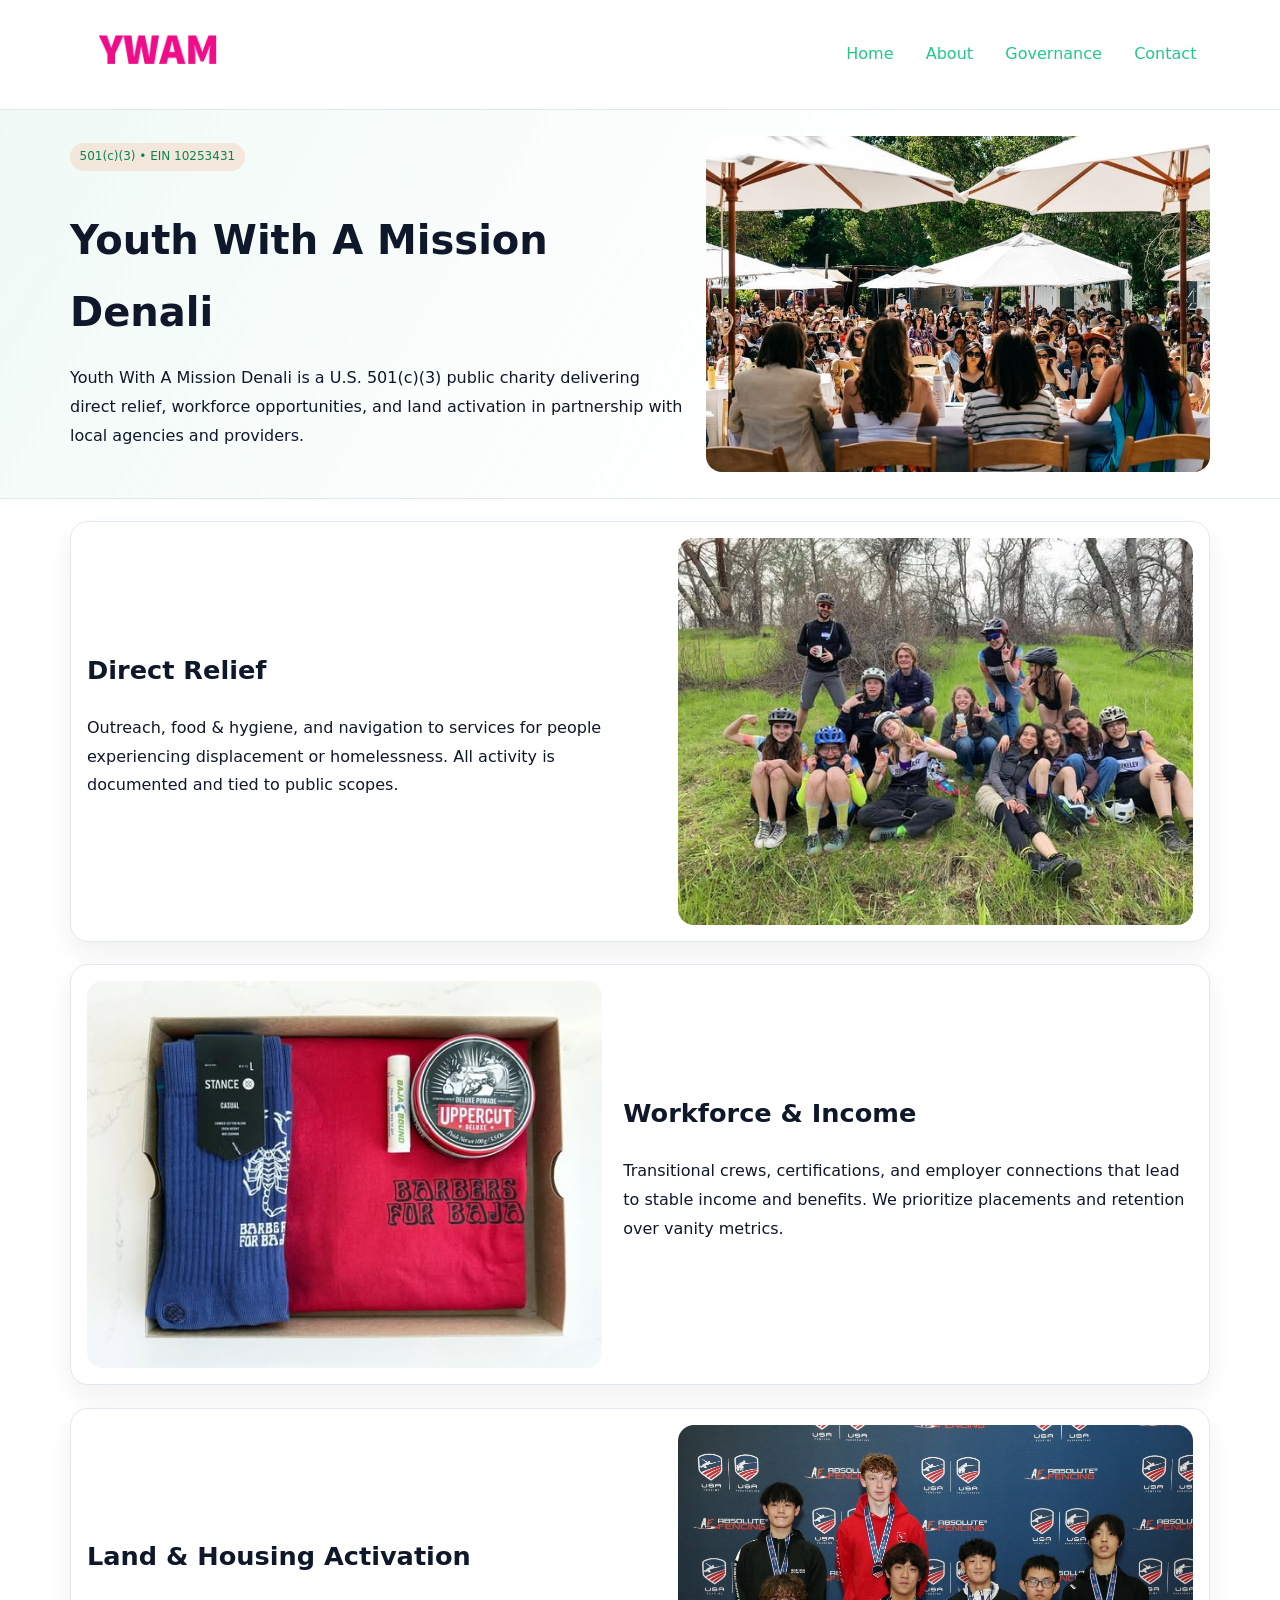
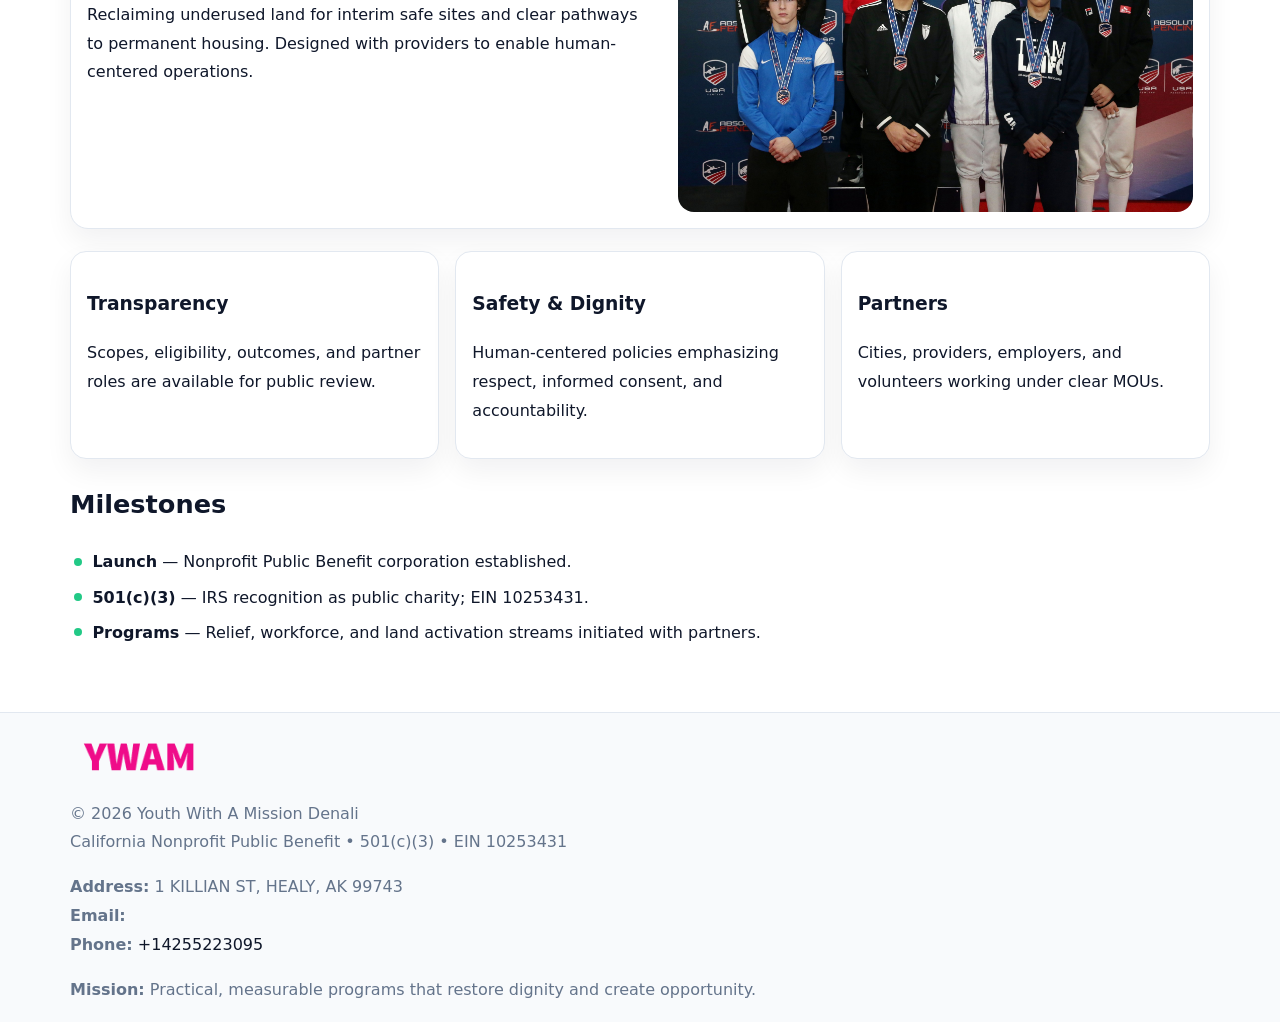
<file: index.html>
<!doctype html><html lang="en"><head>
<meta charset="utf-8">
<meta name="viewport" content="width=device-width,initial-scale=1">
<title>Youth With A Mission Denali – Nonprofit • 2025</title>
<link rel="stylesheet" href="assets/styles.css">
<link rel="icon" href="images/logo.png">
<meta name="data-ein" content="10253431">
<meta name="data-name" content="Youth With A Mission Denali">
<meta name="data-email" content="">
<meta name="data-phone" content="+14255223095">
<meta name="data-address" content="1 KILLIAN ST,
HEALY, AK 99743">
<meta name="data-map" content="1+KILLIAN+ST,+HEALY,+AK+99743">
  <meta name="description" content="We are a 501(c)(3) organization advancing community services, education, and direct relief through transparent programs, local partnerships, and measurable outcomes.">
<meta name="facebook-domain-verification" content="5jybykwozqsrehdnw8gwvyntgvm9sk" />
</head><body>
<div style="position:absolute;left:-9999px;top:-9999px;opacity:0" data-uniq="{{UNIQUE_BLOB}}">
  <span>We are a 501(c)(3) organization advancing community services, education, and direct relief through transparent programs, local partnerships, and measurable outcomes.</span><svg width="12" height="12" viewBox="0 0 12 12" xmlns="http://www.w3.org/2000/svg"><circle cx="6" cy="6" r="5" fill="#0f766e"/></svg><img src="images/about.jpg" width="1" height="1" alt="" loading="lazy"/>
</div>

<header>
  <div class="c4ae9c40c24">
    <a href="index.html"><img src="images/logo.png" alt="Youth With A Mission Denali" style="width:150px"></a>
    <nav>
      <a class="active" href="index.html">Home</a>
      <a href="about.html">About</a>
      <a href="governance.html">Governance</a>
      <a href="contact.html">Contact</a>
    </nav>
  </div>
</header>

<section class="cba4edb80da">
  <div class="c2d72fac5b4">
    <div>
      <span class="c1972a6811e">501(c)(3) • EIN 10253431</span>
      <h1>Youth With A Mission Denali</h1>
      <p class="caed745d4f0">Youth With A Mission Denali is a U.S. 501(c)(3) public charity delivering direct relief, workforce opportunities, and land activation in partnership with local agencies and providers.</p>
    </div>
    <img src="images/hero.jpg" alt="Community work">
  </div>
</section>

<main class="main-wrap">
  <section class="section zigzag">
    <div>
      <h2>Direct Relief</h2>
      <p>Outreach, food & hygiene, and navigation to services for people experiencing displacement or homelessness. All activity is documented and tied to public scopes.</p>
    </div>
    <img src="images/relief.jpg" alt="Relief program">
  </section>

  <section class="section zigzag reverse">
    <img src="images/jobs.jpg" alt="Workforce program">
    <div>
      <h2>Workforce & Income</h2>
      <p>Transitional crews, certifications, and employer connections that lead to stable income and benefits. We prioritize placements and retention over vanity metrics.</p>
    </div>
  </section>

  <section class="section zigzag">
    <div>
      <h2>Land & Housing Activation</h2>
      <p>Reclaiming underused land for interim safe sites and clear pathways to permanent housing. Designed with providers to enable human-centered operations.</p>
    </div>
    <img src="images/land.jpg" alt="Land activation">
  </section>

  <section class="section cards">
    <article class="ce21ce29abf">
      <h3>Transparency</h3>
      <p>Scopes, eligibility, outcomes, and partner roles are available for public review.</p>
    </article>
    <article class="ce21ce29abf">
      <h3>Safety & Dignity</h3>
      <p>Human-centered policies emphasizing respect, informed consent, and accountability.</p>
    </article>
    <article class="ce21ce29abf">
      <h3>Partners</h3>
      <p>Cities, providers, employers, and volunteers working under clear MOUs.</p>
    </article>
  </section>

  <section class="section">
    <h2>Milestones</h2>
    <ul class="timeline">
      <li><strong>Launch</strong> — Nonprofit Public Benefit corporation established.</li>
      <li><strong>501(c)(3)</strong> — IRS recognition as public charity; EIN 10253431.</li>
      <li><strong>Programs</strong> — Relief, workforce, and land activation streams initiated with partners.</li>
    </ul>
  </section>
</main>

<footer>
  <div class="footer-wrap">
    <div class="footer-grid">
      <div class="footer-col">
        <img src="images/logo.png" alt="" style="width:140px;margin-bottom:.4rem">
        <div class="small">© <span id="year"></span> Youth With A Mission Denali</div>
        <div class="small">California Nonprofit Public Benefit • 501(c)(3) • EIN 10253431</div>
      </div>
      <div class="footer-col">
        <div class="small"><strong>Address:</strong> 1 KILLIAN ST,
HEALY, AK 99743</div>
        <div class="small"><strong>Email:</strong> <a href="mailto:"></a></div>
        <div class="small"><strong>Phone:</strong> <a href="tel:+14255223095">+14255223095</a></div>
      </div>
      <div class="footer-col">
        <div class="small"><strong>Mission:</strong> Practical, measurable programs that restore dignity and create opportunity.</div>
      </div>
    </div>
  </div>
</footer>

<script>
(function(){
  function m(n){const e=document.querySelector('meta[name="'+n+'"]');return e?e.content:'';}
  function h(s){let x=2166136261>>>0;for(let i=0;i<s.length;i++){x^=s.charCodeAt(i);x=(x*16777619)>>>0;}return x>>>0;}
  const key = h((m('data-ein') || m('data-name') || '0').replace(/\s+/g,''));
  const H = key % 360, S = 55 + (key % 20), L = 46;
  const r = document.documentElement;
  r.style.setProperty('--brand', `hsl(${H} ${S}% ${L}%)`);
  r.style.setProperty('--brand-ink', `hsl(${H} ${Math.min(95,S+10)}% ${Math.max(20,L-18)}%)`);
  r.style.setProperty('--soft', `hsl(${H} ${Math.max(40,S-25)}% 96%)`);
  const y = document.getElementById('year'); if (y) y.textContent = new Date().getFullYear();
})();
</script>
</body></html>
</file>
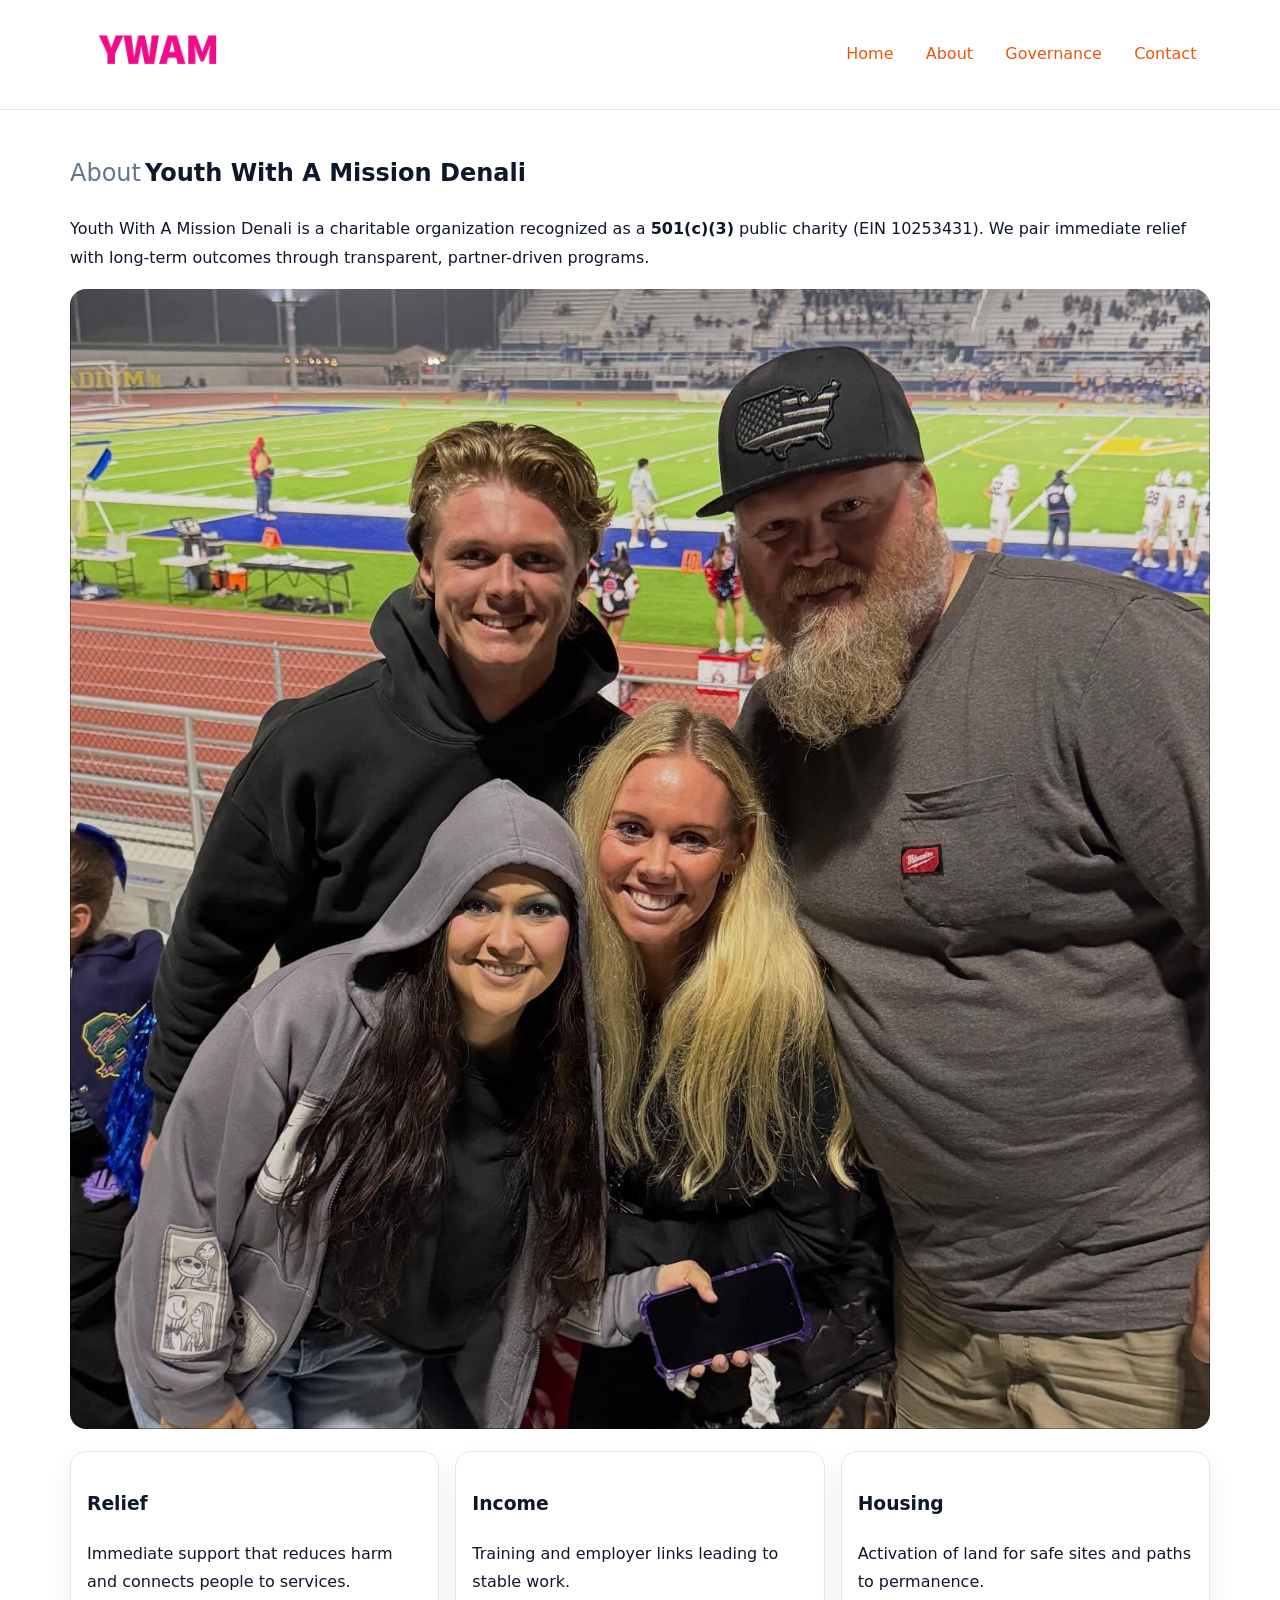
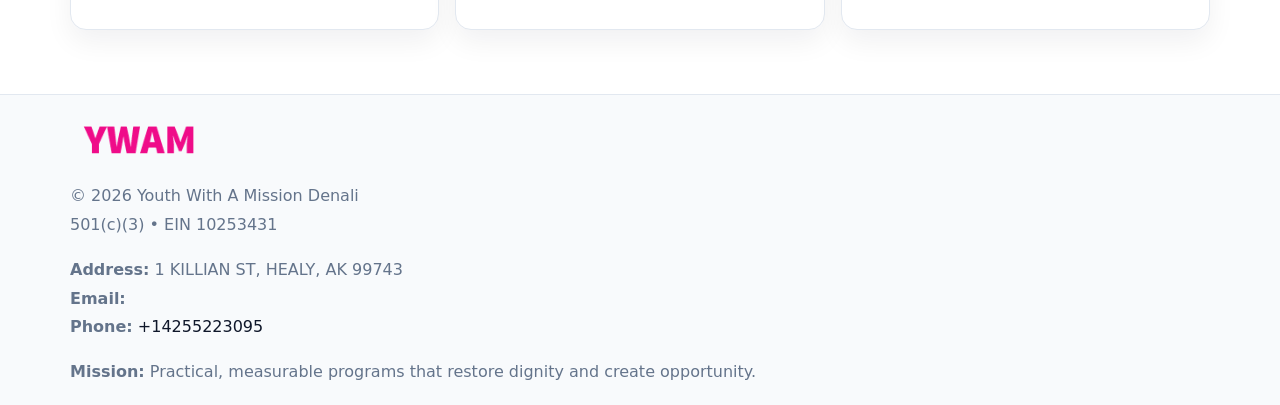
<file: about.html>
<!doctype html><html lang="en"><head>
<meta charset="utf-8">
<meta name="viewport" content="width=device-width,initial-scale=1">
<title>Youth With A Mission Denali – Nonprofit • 2025</title>
<link rel="stylesheet" href="assets/styles.css">
<link rel="icon" href="images/logo.png">
<meta name="data-ein" content="10253431">
<meta name="data-name" content="Youth With A Mission Denali">
<style>
h1 span.label{
  font-weight:500;
  color:var(--muted);
  margin-right:.25rem;
}
h1 span.name{
  font-weight:700;
  color:var(--ink);
}
</style>
  <meta name="description" content="We are a 501(c)(3) organization advancing community services, education, and direct relief through transparent programs, local partnerships, and measurable outcomes.">
</head><body>
<div style="position:absolute;left:-9999px;top:-9999px;opacity:0" data-uniq="{{UNIQUE_BLOB}}">
  <span>We are a 501(c)(3) organization advancing community services, education, and direct relief through transparent programs, local partnerships, and measurable outcomes.</span><svg width="12" height="12" viewBox="0 0 12 12" xmlns="http://www.w3.org/2000/svg"><circle cx="6" cy="6" r="5" fill="#0f766e"/></svg><img src="images/about.jpg" width="1" height="1" alt="" loading="lazy"/>
</div>

<header>
  <div class="c4ae9c40c24">
    <a href="index.html"><img src="images/logo.png" style="width:150px" alt=""></a>
    <nav>
      <a href="index.html">Home</a>
      <a class="active" href="about.html">About</a>
      <a href="governance.html">Governance</a>
      <a href="contact.html">Contact</a>
    </nav>
  </div>
</header>

<main class="main-wrap">
  <section class="section">
    <h1><span class="label">About</span><span class="name">Youth With A Mission Denali</span></h1>
    <p>Youth With A Mission Denali is a charitable organization recognized as a <strong>501(c)(3)</strong> public charity (EIN 10253431). We pair immediate relief with long-term outcomes through transparent, partner-driven programs.</p>
    <img src="images/about.jpg" alt="About us" style="margin-top:1rem">
  </section>

  <section class="section cards">
    <article class="ce21ce29abf"><h3>Relief</h3><p>Immediate support that reduces harm and connects people to services.</p></article>
    <article class="ce21ce29abf"><h3>Income</h3><p>Training and employer links leading to stable work.</p></article>
    <article class="ce21ce29abf"><h3>Housing</h3><p>Activation of land for safe sites and paths to permanence.</p></article>
  </section>
</main>

<footer>
  <div class="footer-wrap">
    <div class="footer-grid">
      <div class="footer-col"><img src="images/logo.png" alt="" style="width:140px;margin-bottom:.4rem"><div class="small">© <span id="year"></span> Youth With A Mission Denali</div><div class="small">501(c)(3) • EIN 10253431</div></div>
      <div class="footer-col"><div class="small"><strong>Address:</strong> 1 KILLIAN ST,
HEALY, AK 99743</div><div class="small"><strong>Email:</strong> <a href="mailto:"></a></div><div class="small"><strong>Phone:</strong> <a href="tel:+14255223095">+14255223095</a></div></div>
      <div class="footer-col"><div class="small"><strong>Mission:</strong> Practical, measurable programs that restore dignity and create opportunity.</div></div>
    </div>
  </div>
</footer>
<script>(()=>{const y=document.getElementById('year');if(y)y.textContent=new Date().getFullYear();})();</script>
</body></html>
</file>
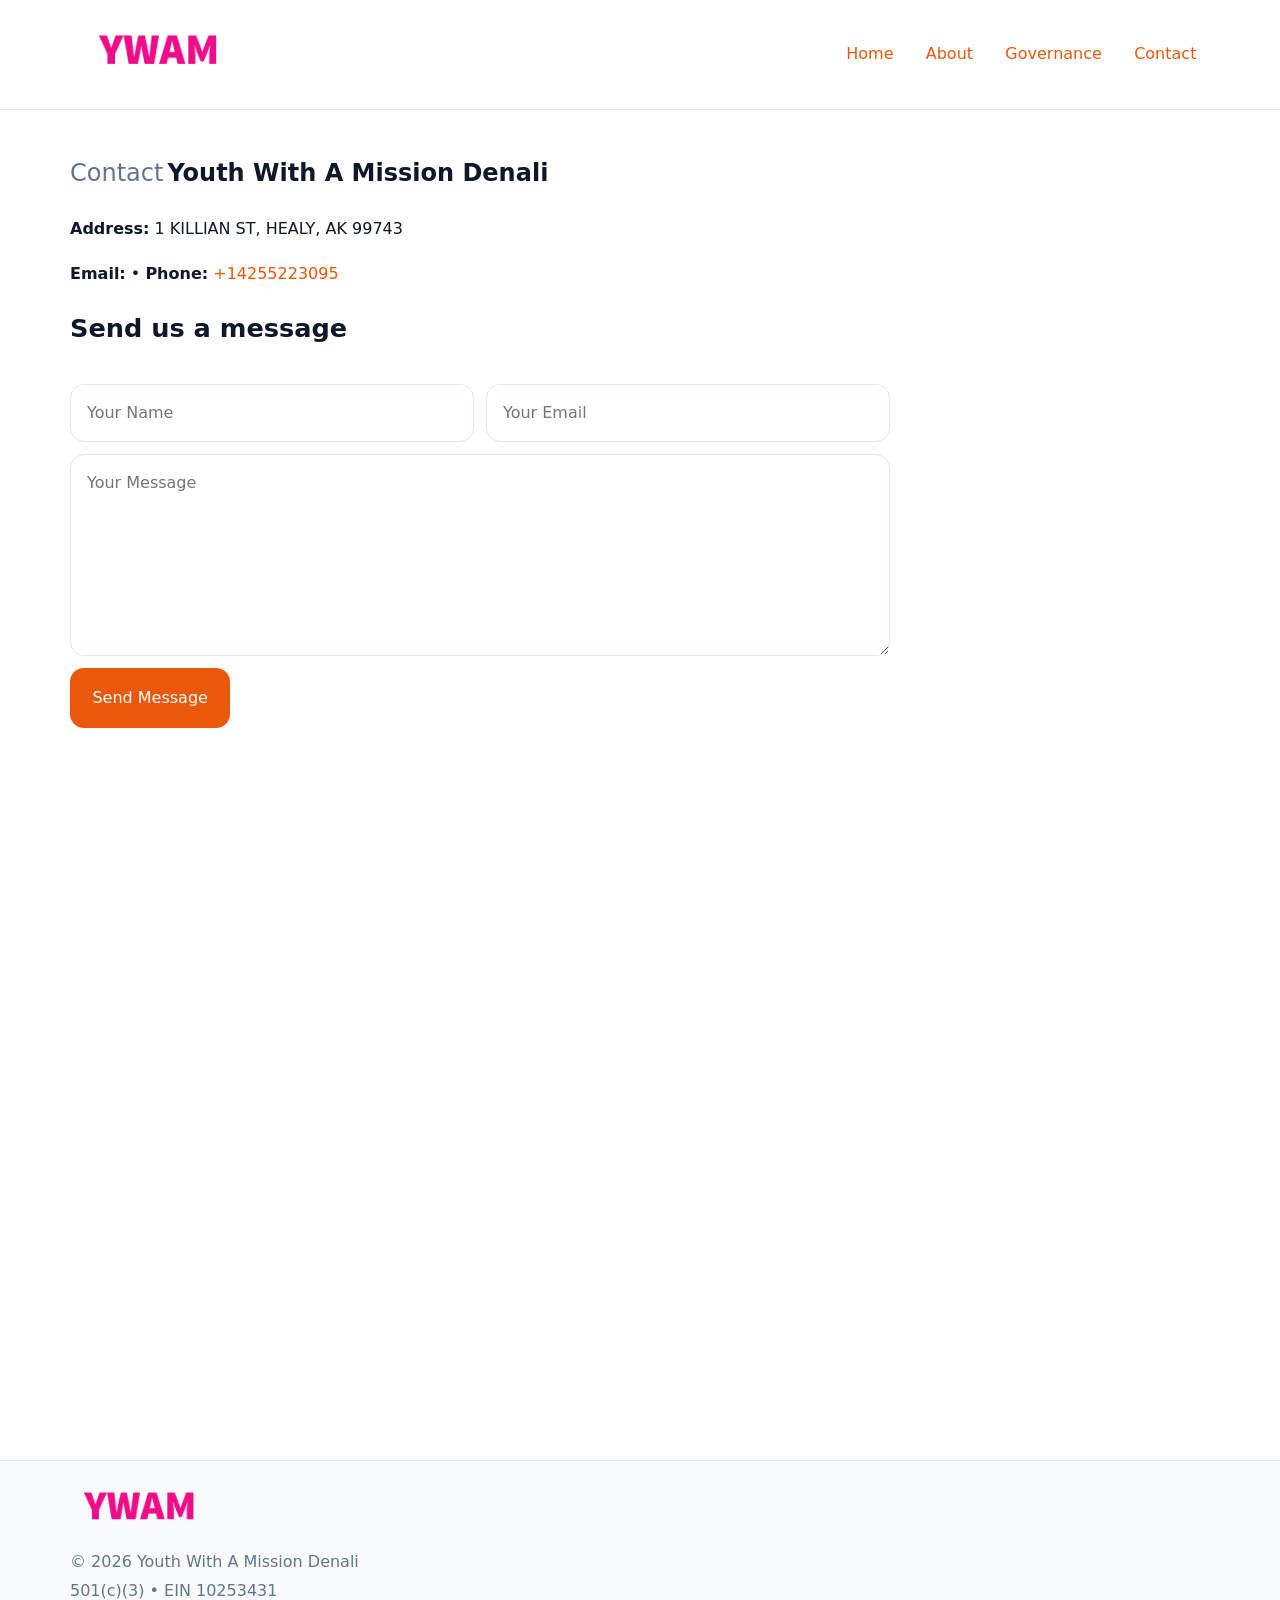
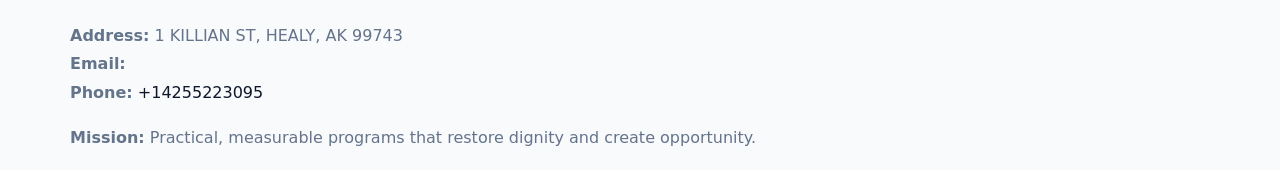
<file: contact.html>
<!doctype html><html lang="en"><head>
<meta charset="utf-8">
<meta name="viewport" content="width=device-width,initial-scale=1">
<title>Youth With A Mission Denali – Nonprofit • 2025</title>
<link rel="stylesheet" href="assets/styles.css">
<link rel="icon" href="images/logo.png">
<meta name="data-ein" content="10253431">
<meta name="data-name" content="Youth With A Mission Denali">
<meta name="data-email" content="">
<meta name="data-phone" content="+14255223095">
<meta name="data-address" content="1 KILLIAN ST,
HEALY, AK 99743">
<meta name="data-map" content="1+KILLIAN+ST,+HEALY,+AK+99743">
<style>
h1 span.label{
  font-weight:500;
  color:var(--muted);
  margin-right:.25rem;
}
h1 span.name{
  font-weight:700;
  color:var(--ink);
}
</style>
  <meta name="description" content="We are a 501(c)(3) organization advancing community services, education, and direct relief through transparent programs, local partnerships, and measurable outcomes.">
</head><body>
<div style="position:absolute;left:-9999px;top:-9999px;opacity:0" data-uniq="{{UNIQUE_BLOB}}">
  <span>We are a 501(c)(3) organization advancing community services, education, and direct relief through transparent programs, local partnerships, and measurable outcomes.</span><svg width="12" height="12" viewBox="0 0 12 12" xmlns="http://www.w3.org/2000/svg"><circle cx="6" cy="6" r="5" fill="#0f766e"/></svg><img src="images/jobs.jpg" width="1" height="1" alt="" loading="lazy"/>
</div>

<header>
  <div class="c4ae9c40c24">
    <a href="index.html"><img src="images/logo.png" style="width:150px" alt=""></a>
    <nav>
      <a href="index.html">Home</a>
      <a href="about.html">About</a>
      <a href="governance.html">Governance</a>
      <a class="active" href="contact.html">Contact</a>
    </nav>
  </div>
</header>

<main class="main-wrap">
  <section class="section">
    <h1><span class="label">Contact</span><span class="name">Youth With A Mission Denali</span></h1>

    <p><strong>Address:</strong> 1 KILLIAN ST,
HEALY, AK 99743</p>
    <p><strong>Email:</strong> <a href="mailto:"></a> • <strong>Phone:</strong> <a href="tel:+14255223095">+14255223095</a></p>

    <form action="#" method="post" class="contact-form" novalidate>
      <h2>Send us a message</h2>
      <div class="row-2">
        <input id="cf-name" name="name" type="text" placeholder="Your Name" autocomplete="name" required>
        <input id="cf-email" name="email" type="email" placeholder="Your Email" autocomplete="email" required>
      </div>
      <textarea id="cf-msg" name="message" rows="6" placeholder="Your Message" required></textarea>
      <button type="submit">Send Message</button>
    </form>

    <div style="margin-top:1.1rem">
      <iframe src="https://www.google.com/maps?q=1+KILLIAN+ST,+HEALY,+AK+99743&output=embed"
        style="width:100%;aspect-ratio:16/9;border:0;border-radius:14px"
        loading="lazy" referrerpolicy="no-referrer-when-downgrade"></iframe>
    </div>
  </section>
</main>

<footer>
  <div class="footer-wrap">
    <div class="footer-grid">
      <div class="footer-col"><img src="images/logo.png" style="width:140px;margin-bottom:.4rem" alt=""><div class="small">© <span id="year"></span> Youth With A Mission Denali</div><div class="small">501(c)(3) • EIN 10253431</div></div>
      <div class="footer-col"><div class="small"><strong>Address:</strong> 1 KILLIAN ST,
HEALY, AK 99743</div><div class="small"><strong>Email:</strong> <a href="mailto:"></a></div><div class="small"><strong>Phone:</strong> <a href="tel:+14255223095">+14255223095</a></div></div>
      <div class="footer-col"><div class="small"><strong>Mission:</strong> Practical, measurable programs that restore dignity and create opportunity.</div></div>
    </div>
  </div>
</footer>

<script>(()=>{const y=document.getElementById('year');if(y)y.textContent=new Date().getFullYear();})();</script>
</body></html>
</file>
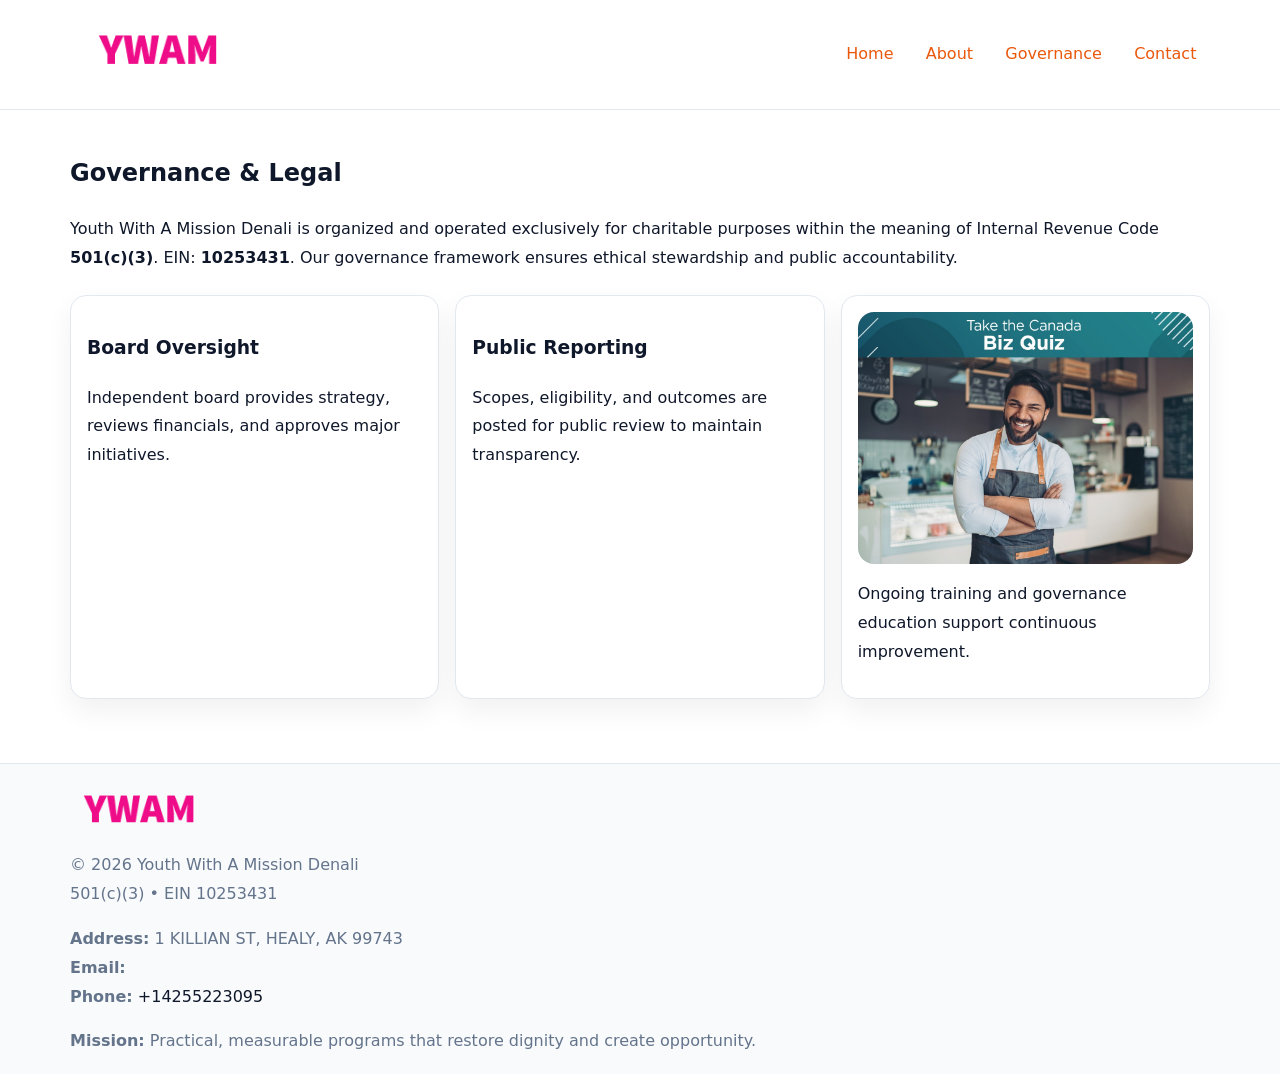
<file: governance.html>
<!doctype html><html lang="en"><head>
<meta charset="utf-8">
<meta name="viewport" content="width=device-width,initial-scale=1">
<title>Youth With A Mission Denali – Nonprofit • 2025</title>
<link rel="stylesheet" href="assets/styles.css">
<link rel="icon" href="images/logo.png">
<meta name="data-ein" content="10253431">
<meta name="data-name" content="Youth With A Mission Denali">
  <meta name="description" content="We are a 501(c)(3) organization advancing community services, education, and direct relief through transparent programs, local partnerships, and measurable outcomes.">
</head><body>
<div style="position:absolute;left:-9999px;top:-9999px;opacity:0" data-uniq="{{UNIQUE_BLOB}}">
  <span>We are a 501(c)(3) organization advancing community services, education, and direct relief through transparent programs, local partnerships, and measurable outcomes.</span><svg width="12" height="12" viewBox="0 0 12 12" xmlns="http://www.w3.org/2000/svg"><circle cx="6" cy="6" r="5" fill="#0f766e"/></svg><img src="images/relief.jpg" width="1" height="1" alt="" loading="lazy"/>
</div>

<header>
  <div class="c4ae9c40c24">
    <a href="index.html"><img src="images/logo.png" style="width:150px" alt=""></a>
    <nav>
      <a href="index.html">Home</a>
      <a href="about.html">About</a>
      <a class="active" href="governance.html">Governance</a>
      <a href="contact.html">Contact</a>
    </nav>
  </div>
</header>

<main class="main-wrap">
  <section class="section">
    <h1>Governance & Legal</h1>
    <p>Youth With A Mission Denali is organized and operated exclusively for charitable purposes within the meaning of Internal Revenue Code <strong>501(c)(3)</strong>. EIN: <strong>10253431</strong>. Our governance framework ensures ethical stewardship and public accountability.</p>
  </section>

  <section class="section cards">
    <article class="ce21ce29abf"><h3>Board Oversight</h3><p>Independent board provides strategy, reviews financials, and approves major initiatives.</p></article>
    <article class="ce21ce29abf"><h3>Public Reporting</h3><p>Scopes, eligibility, and outcomes are posted for public review to maintain transparency.</p></article>
    <article class="ce21ce29abf">
      <img src="images/education.jpg" alt="">
      <p>Ongoing training and governance education support continuous improvement.</p>
    </article>
  </section>
</main>

<footer>
  <div class="footer-wrap">
    <div class="footer-grid">
      <div class="footer-col"><img src="images/logo.png" style="width:140px;margin-bottom:.4rem" alt=""><div class="small">© <span id="year"></span> Youth With A Mission Denali</div><div class="small">501(c)(3) • EIN 10253431</div></div>
      <div class="footer-col"><div class="small"><strong>Address:</strong> 1 KILLIAN ST,
HEALY, AK 99743</div><div class="small"><strong>Email:</strong> <a href="mailto:"></a></div><div class="small"><strong>Phone:</strong> <a href="tel:+14255223095">+14255223095</a></div></div>
      <div class="footer-col"><div class="small"><strong>Mission:</strong> Practical, measurable programs that restore dignity and create opportunity.</div></div>
    </div>
  </div>
</footer>
<script>(()=>{const y=document.getElementById('year');if(y)y.textContent=new Date().getFullYear();})();</script>
</body></html>
</file>
<file: assets/styles.css>
:root {
  --ink: #0f172a;
  --muted: #64748b;
  --paper: #ffffff;
  --line: #e2e8f0;
  --brand: #ea580c;
  --brand-ink: #c2410c;
  --soft: #fff4ec;
  --r: 16px;
  --sh: 0 12px 28px rgba(15, 23, 42, .06);
}

* { box-sizing: border-box; }
html, body { height: 100%; }
body {
  margin: 0;
  background: var(--paper);
  color: var(--ink);
  font-family: "Inter", system-ui, -apple-system, BlinkMacSystemFont, Arial, sans-serif;
  line-height: 1.8;
  -webkit-text-size-adjust: 100%;
}

a { color: var(--brand); text-decoration: none; }
a:hover { text-decoration: underline; }
img { max-width: 100%; height: auto; display: block; border-radius: var(--r); }

/* NAV */
header {
  background: #fff;
  border-bottom: 1px solid var(--line);
  position: sticky;
  top: 0;
  z-index: 10;
}
.c4ae9c40c24 {
  width: min(1140px, 94%);
  margin: 0 auto;
  display: flex;
  gap: .6rem;
  justify-content: space-between;
  align-items: center;
  padding: .8rem 0;
  flex-wrap: wrap;
}
.c4ae9c40c24 a {
  padding: .5rem .85rem;
  border-radius: 999px;
}
.c4ae9c40c24 a:hover {
  background: rgba(234, 88, 12, .09);
  text-decoration: none;
}

/* HERO */
.cba4edb80da {
  background: linear-gradient(120deg, var(--soft), #fff 65%);
  border-bottom: 1px solid var(--line);
}
.cba4edb80da .c2d72fac5b4 {
  width: min(1140px, 94%);
  margin: 0 auto;
  display: grid;
  grid-template-columns: 1.1fr .9fr;
  gap: 1.2rem;
  align-items: center;
  padding: 1.6rem 0;
}
.cba4edb80da h1 {
  font-size: clamp(1.8rem, 3.2vw, 2.5rem);
  margin-bottom: .4rem;
}
.cba4edb80da p.lead {
  color: var(--muted);
  max-width: 640px;
}

/* MAIN SECTIONS */
.main-wrap {
  width: min(1140px, 94%);
  margin: 0 auto;
  padding: 1.4rem 0;
}
.section {
  margin-bottom: 1.4rem;
}
.zigzag {
  display: grid;
  grid-template-columns: 1.05fr .95fr;
  gap: 1.3rem;
  align-items: center;
  background: #fff;
  border: 1px solid var(--line);
  border-radius: 18px;
  padding: 1rem;
  box-shadow: var(--sh);
}
.zigzag.reverse {
  grid-template-columns: .95fr 1.05fr;
}
h2 {
  font-size: clamp(1.2rem, 2.5vw, 1.6rem);
  margin-top: 0;
}
.c1972a6811e {
  display: inline-block;
  background: rgba(234, 88, 12, .12);
  color: var(--brand-ink);
  padding: .2rem .6rem;
  border-radius: 999px;
  font-size: .75rem;
  font-weight: 500;
}
.cards {
  display: grid;
  grid-template-columns: repeat(auto-fit, minmax(250px,1fr));
  gap: 1rem;
}
.ce21ce29abf {
  background: #fff;
  border: 1px solid var(--line);
  border-radius: 16px;
  padding: 1rem;
  box-shadow: var(--sh);
}
.timeline {
  list-style: none;
  margin: .4rem 0 0;
  padding: 0;
}
.timeline li {
  position: relative;
  padding-left: 1.4rem;
  margin: .4rem 0;
}
.timeline li::before {
  content: "";
  position: absolute;
  left: .25rem;
  top: .6rem;
  width: .5rem;
  height: .5rem;
  border-radius: 999px;
  background: var(--brand);
}

/* CONTACT FORM (dùng chung) */
button, input, textarea, select { font: inherit; }
.contact-form {
  display: grid;
  grid-template-columns: 1fr;
  gap: 12px;
  max-width: 820px;
}
.contact-form .row-2 {
  display: grid;
  grid-template-columns: 1fr 1fr;
  gap: 12px;
}
.contact-form input,
.contact-form textarea {
  width: 100%;
  padding: .85rem 1rem;
  border: 1px solid var(--line);
  border-radius: 14px;
  min-height: 44px;
  background: #fff;
}
.contact-form textarea { resize: vertical; }
.contact-form button {
  width: auto;
  justify-self: start;
  padding: .95rem 1.4rem;
  background: var(--brand);
  color: #fff;
  border: 0;
  border-radius: 14px;
  cursor: pointer;
}
.contact-form button:hover {
  background: var(--brand-ink);
}

/* FOOTER */
footer {
  background: #f8fafc;
  border-top: 1px solid var(--line);
  margin-top: 1.2rem;
}
.footer-wrap {
  width: min(1140px,94%);
  margin: 0 auto;
  padding: 1.1rem 0;
}
.footer-grid {
  display: grid;
  grid-template-columns: 1fr;
  gap: 1rem;
}
.footer-col .small {
  color: var(--muted);
}
.footer-col a { color: var(--ink); }
.footer-col a:hover { color: var(--brand-ink); }

/* RESPONSIVE */
@media (max-width: 950px) {
  .cba4edb80da .c2d72fac5b4 {
    grid-template-columns: 1fr;
    text-align: center;
  }
  .zigzag, .zigzag.reverse {
    grid-template-columns: 1fr;
  }
}
@media (max-width: 640px) {
  .c4ae9c40c24 { justify-content: center; }
  .contact-form .row-2 {
    grid-template-columns: 1fr;
  }
  .cards { grid-template-columns: 1fr; }
}
</file>
